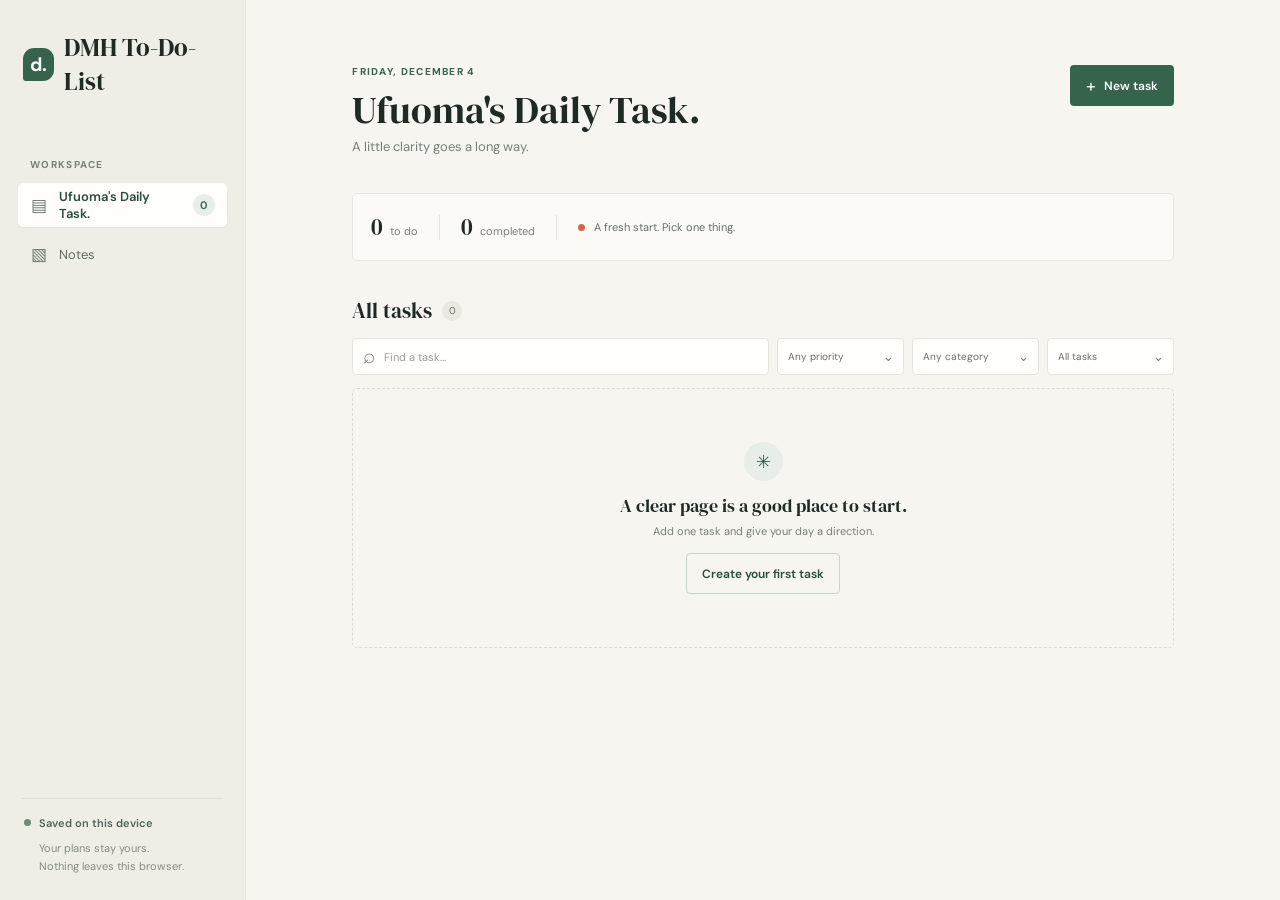
<file: index.html>
<!doctype html>
<html lang="en">
<head>
  <meta charset="utf-8">
  <meta name="viewport" content="width=device-width, initial-scale=1">
  <meta name="theme-color" content="#f6f5f0">
  <title>Ufuoma's Daily Task. - DMH To-Do-List</title>
  <link rel="stylesheet" href="styles.css">
  <script src="task-store.js" defer></script>
  <script src="app.js" defer></script>
</head>
<body>
  <div class="app-shell">
    <aside class="sidebar" aria-label="Main navigation">
      <a class="wordmark" href="#tasks" aria-label="DMH To-Do-List home"><span class="wordmark-mark">d.</span><span>DMH To-Do-List</span></a>
      <div class="nav-label">Workspace</div>
      <nav class="primary-nav">
        <button class="nav-item is-active" type="button" data-view="tasks"><span class="nav-icon" aria-hidden="true">▤</span>Ufuoma's Daily Task.<span class="nav-count" id="nav-task-count">0</span></button>
        <button class="nav-item" type="button" data-view="notes"><span class="nav-icon" aria-hidden="true">▧</span>Notes</button>
      </nav>
      <div class="sidebar-bottom">
        <div class="sidebar-rule"></div>
        <div class="sync-indicator"><span></span>Saved on this device</div>
        <p>Your plans stay yours.<br>Nothing leaves this browser.</p>
      </div>
    </aside>

    <main class="main-content">
      <section id="tasks-view" class="view-section" aria-labelledby="page-title">
        <header class="page-header">
          <div>
            <div class="eyebrow" id="today-label">YOUR DAY</div>
            <h1 id="page-title">Ufuoma's Daily Task.</h1>
            <p class="page-subtitle">A little clarity goes a long way.</p>
          </div>
          <button class="button button-primary" type="button" id="new-task-button"><span aria-hidden="true">+</span> New task</button>
        </header>

        <section class="summary-strip" aria-label="Task summary">
          <div class="summary-item"><span class="summary-number" id="active-count">0</span><span>to do</span></div>
          <div class="summary-divider"></div>
          <div class="summary-item"><span class="summary-number" id="completed-count">0</span><span>completed</span></div>
          <div class="summary-divider"></div>
          <div class="summary-item summary-focus"><span class="focus-dot"></span><span id="focus-copy">A fresh start. Pick one thing.</span></div>
        </section>

        <div class="list-heading">
          <div><h2>All tasks</h2><span class="list-total" id="visible-count">0</span></div>
          <button class="text-button" id="clear-filters" type="button" hidden>Clear filters</button>
        </div>
        <div class="filter-bar" role="search">
          <label class="search-field"><span aria-hidden="true">⌕</span><input id="task-search" type="search" placeholder="Find a task..." aria-label="Search tasks"></label>
          <label class="select-wrap"><span class="sr-only">Filter by priority</span><select id="priority-filter"><option value="">Any priority</option><option value="high">High priority</option><option value="medium">Medium priority</option><option value="low">Low priority</option></select></label>
          <label class="select-wrap"><span class="sr-only">Filter by category</span><select id="category-filter"><option value="">Any category</option></select></label>
          <label class="select-wrap"><span class="sr-only">Filter by status</span><select id="status-filter"><option value="all">All tasks</option><option value="active">To do</option><option value="completed">Completed</option></select></label>
        </div>
        <div class="task-list" id="task-list" aria-live="polite"></div>
      </section>

      <section id="notes-view" class="view-section" aria-labelledby="notes-page-title" hidden>
        <header class="page-header">
          <div>
            <div class="eyebrow">THOUGHTS & DETAILS</div>
            <h1 id="notes-page-title">Notes</h1>
            <p class="page-subtitle">Keep the context close to the work.</p>
          </div>
          <button class="button button-primary" type="button" id="new-note-button"><span aria-hidden="true">+</span> New note</button>
        </header>
        <div class="notes-toolbar"><span id="notes-count">0 notes</span><span>Notes can stand alone or belong to a task.</span></div>
        <div class="notes-grid" id="notes-list" aria-live="polite"></div>
      </section>
    </main>
  </div>

  <dialog class="editor-dialog" id="task-dialog" aria-labelledby="task-dialog-title">
    <form id="task-form" class="editor-form">
      <div class="dialog-topline"><span class="eyebrow">MAKE IT HAPPEN</span><button class="icon-button" type="button" data-close="task-dialog" aria-label="Close dialog">×</button></div>
      <h2 id="task-dialog-title">New task</h2>
      <input type="hidden" id="task-id">
      <label class="field-label" for="task-title">Task name</label>
      <input class="text-input" id="task-title" name="title" maxlength="120" placeholder="What needs doing?" required>
      <label class="field-label" for="task-description">Details <span>optional</span></label>
      <textarea class="text-input textarea" id="task-description" name="description" rows="3" maxlength="500" placeholder="Add a little context..."></textarea>
      <div class="field-row">
        <div><label class="field-label" for="task-category">Category</label><input class="text-input" id="task-category" name="category" maxlength="32" value="Personal" required></div>
        <div><label class="field-label" for="task-priority">Priority</label><select class="text-input" id="task-priority" name="priority"><option value="medium">Medium</option><option value="high">High</option><option value="low">Low</option></select></div>
      </div>
      <label class="field-label" for="task-due-date">Due date <span>optional</span></label>
      <input class="text-input date-input" id="task-due-date" name="dueDate" type="date">
      <div class="dialog-actions"><button class="button button-quiet" type="button" data-close="task-dialog">Cancel</button><button class="button button-primary" type="submit" id="save-task-button">Add task</button></div>
    </form>
  </dialog>

  <dialog class="editor-dialog" id="note-dialog" aria-labelledby="note-dialog-title">
    <form id="note-form" class="editor-form">
      <div class="dialog-topline"><span class="eyebrow">KEEP A THOUGHT</span><button class="icon-button" type="button" data-close="note-dialog" aria-label="Close dialog">×</button></div>
      <h2 id="note-dialog-title">New note</h2>
      <input type="hidden" id="note-id">
      <label class="field-label" for="note-title">Title</label>
      <input class="text-input" id="note-title" name="title" maxlength="100" placeholder="Give this note a name" required>
      <label class="field-label" for="note-content">Note</label>
      <textarea class="text-input textarea note-content-input" id="note-content" name="content" rows="7" maxlength="3000" placeholder="Capture the details while they're fresh..." required></textarea>
      <label class="field-label" for="note-task">Related task <span>optional</span></label>
      <select class="text-input" id="note-task"><option value="">Standalone note</option></select>
      <div class="dialog-actions"><button class="button button-quiet" type="button" data-close="note-dialog">Cancel</button><button class="button button-primary" type="submit" id="save-note-button">Save note</button></div>
    </form>
  </dialog>

  <div class="toast" id="toast" role="status" aria-live="polite"></div>
</body>
</html>
</file>
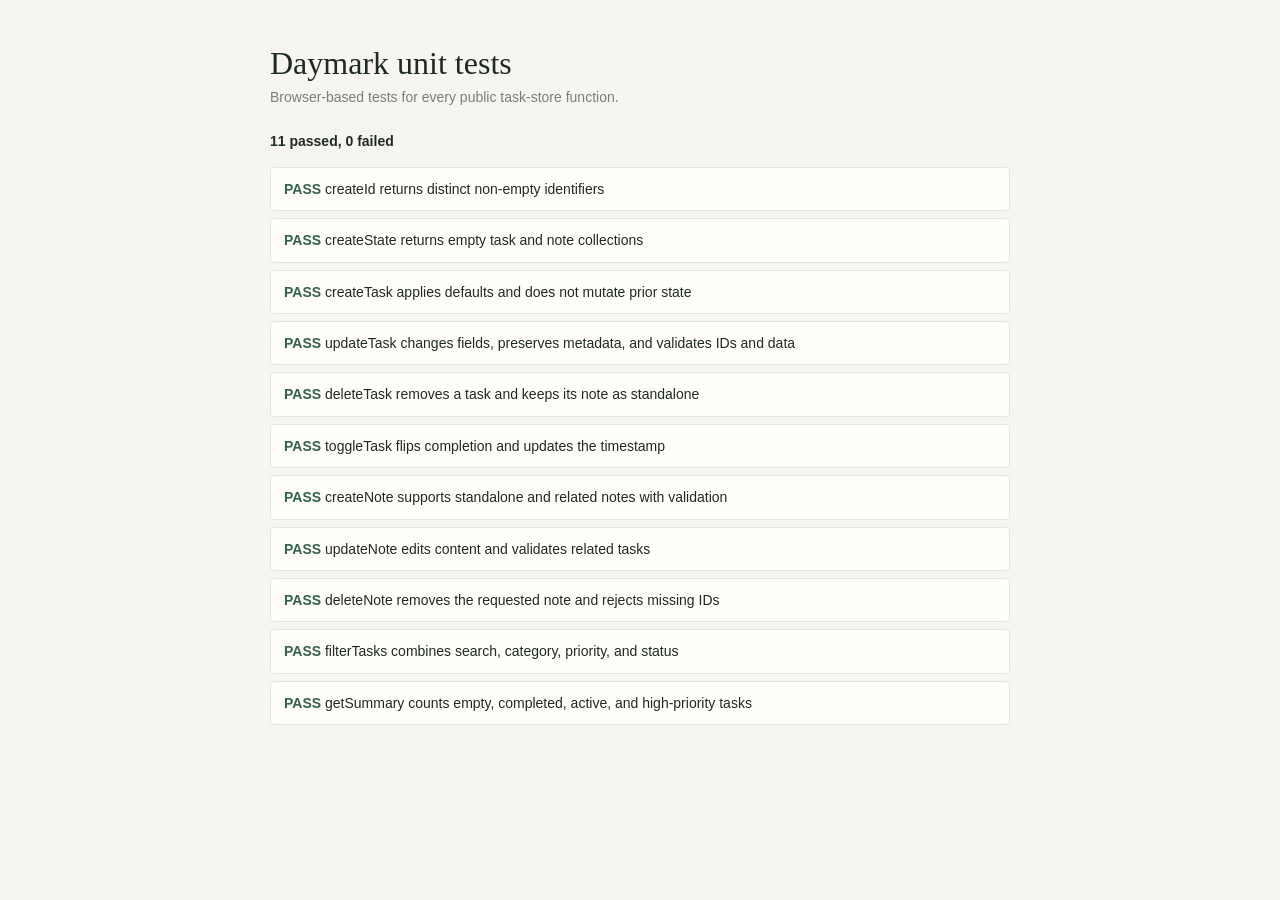
<file: tests.html>
<!doctype html>
<html lang="en">
<head>
  <meta charset="utf-8">
  <meta name="viewport" content="width=device-width, initial-scale=1">
  <title>Daymark unit tests</title>
  <style>
    * { box-sizing: border-box; }
    body { max-width: 780px; margin: 45px auto; padding: 0 20px; background: #f6f5f0; color: #202a25; font: 14px/1.6 'Segoe UI', sans-serif; }
    h1 { margin-bottom: 4px; font: 32px Georgia, serif; }
    p { margin-top: 0; color: #778079; }
    #summary { margin: 22px 0 12px; font-weight: 700; }
    #results { padding: 0; list-style: none; }
    li { margin: 7px 0; padding: 10px 13px; border: 1px solid #e4e5dc; border-radius: 4px; background: #fffefa; }
    li.pass::before { color: #35634c; content: 'PASS  '; font-weight: 700; }
    li.fail { border-color: #d06b54; }
    li.fail::before { color: #b44f3e; content: 'FAIL  '; font-weight: 700; }
    #summary.failed { color: #b44f3e; }
  </style>
  <script src="task-store.js" defer></script>
  <script src="tests.js" defer></script>
</head>
<body>
  <h1>Daymark unit tests</h1>
  <p>Browser-based tests for every public task-store function.</p>
  <div id="summary" role="status" aria-live="polite">Running tests...</div>
  <ul id="results"></ul>
</body>
</html>
</file>
<file: styles.css>
@import url('https://fonts.googleapis.com/css2?family=DM+Sans:wght@400;500;600;700&family=DM+Serif+Display&display=swap');

:root {
  color-scheme: light;
  --paper: #f6f5f0;
  --white: #fffefa;
  --ink: #202a25;
  --muted: #778079;
  --line: #e6e5dd;
  --green: #35634c;
  --green-dark: #284d3b;
  --green-pale: #e7eee7;
  --coral: #cf684e;
  --coral-pale: #f5e6df;
  --amber: #b47b32;
  --amber-pale: #f5eddb;
  --shadow: 0 18px 60px rgb(32 42 37 / 13%);
  font-family: 'DM Sans', 'Segoe UI', sans-serif;
  font-synthesis: none;
  text-rendering: optimizeLegibility;
}

* { box-sizing: border-box; }
body { margin: 0; min-width: 320px; min-height: 100vh; background: var(--paper); color: var(--ink); }
button, input, textarea, select { font: inherit; }
button { color: inherit; }
button:focus-visible, input:focus-visible, select:focus-visible, textarea:focus-visible, a:focus-visible { outline: 3px solid rgb(53 99 76 / 35%); outline-offset: 2px; }
[hidden] { display: none !important; }
.app-shell { min-height: 100vh; }
.sidebar { position: fixed; inset: 0 auto 0 0; z-index: 2; display: flex; width: 246px; flex-direction: column; padding: 30px 18px 24px; border-right: 1px solid var(--line); background: #eeeee7; }
.wordmark { display: flex; align-items: center; gap: 10px; width: fit-content; margin: 0 0 60px 5px; color: var(--ink); font-family: 'DM Serif Display', Georgia, serif; font-size: 25px; text-decoration: none; }
.wordmark-mark { display: grid; width: 33px; height: 33px; place-items: center; border-radius: 11px 11px 11px 3px; background: var(--green); color: white; font-family: 'DM Sans', sans-serif; font-size: 19px; font-weight: 700; }
.nav-label, .eyebrow { color: var(--muted); font-size: 10px; font-weight: 700; letter-spacing: 1.3px; }
.nav-label { margin: 0 0 12px 12px; text-transform: uppercase; }
.primary-nav { display: grid; gap: 5px; }
.nav-item { display: flex; min-height: 44px; align-items: center; gap: 11px; padding: 0 12px; border: 0; border-radius: 5px; background: transparent; color: #616b63; cursor: pointer; font-size: 13px; text-align: left; }
.nav-item:hover { background: rgb(255 255 255 / 60%); color: var(--ink); }
.nav-item.is-active { background: #fffefa; color: var(--green-dark); font-weight: 600; box-shadow: 0 1px 2px rgb(32 42 37 / 5%); }
.nav-icon { width: 18px; color: #6c786f; font-size: 17px; text-align: center; }
.nav-count { display: grid; min-width: 22px; height: 22px; place-items: center; margin-left: auto; border-radius: 50%; background: var(--green-pale); color: var(--green); font-size: 11px; }
.sidebar-bottom { margin-top: auto; }
.sidebar-rule { height: 1px; margin: 0 4px 17px; background: #dcddd5; }
.sync-indicator { display: flex; align-items: center; gap: 8px; padding: 0 6px; color: #526157; font-size: 11px; font-weight: 600; }
.sync-indicator span, .focus-dot, .link-dot { width: 7px; height: 7px; flex: 0 0 7px; border-radius: 50%; background: #659273; }
.sidebar-bottom p { margin: 9px 0 0 21px; color: #858b83; font-size: 11px; line-height: 1.7; }
.main-content { width: min(100% - 246px, 1110px); min-height: 100vh; margin-left: 246px; padding: 65px 8.3% 80px; }
.view-section { width: 100%; max-width: 890px; margin: 0 auto; animation: arrive 280ms ease-out both; }
@keyframes arrive { from { opacity: 0; transform: translateY(7px); } to { opacity: 1; transform: translateY(0); } }
.page-header { display: flex; min-height: 99px; align-items: flex-start; justify-content: space-between; gap: 20px; }
.eyebrow { color: var(--green); }
h1, h2, h3, p { margin-top: 0; }
h1 { margin: 11px 0 5px; font-family: 'DM Serif Display', Georgia, serif; font-size: 38px; font-weight: 400; line-height: 1.15; letter-spacing: 0; }
.page-subtitle { margin-bottom: 0; color: var(--muted); font-size: 13px; }
.button { display: inline-flex; min-height: 41px; align-items: center; justify-content: center; gap: 8px; padding: 0 15px; border: 1px solid transparent; border-radius: 4px; cursor: pointer; font-size: 12px; font-weight: 600; transition: background 140ms ease, transform 140ms ease; }
.button:hover { transform: translateY(-1px); }
.button-primary { background: var(--green); color: white; }
.button-primary:hover { background: var(--green-dark); }
.button-primary > span { font-size: 18px; font-weight: 400; line-height: 0; }
.button-outline { border-color: #c9d4c9; background: transparent; color: var(--green-dark); }
.button-outline:hover { background: var(--green-pale); }
.button-quiet { border-color: var(--line); background: white; color: #68716a; }
.summary-strip { display: flex; min-height: 68px; align-items: center; gap: 21px; margin: 29px 0 35px; padding: 0 18px; border: 1px solid #e9e8e0; border-radius: 5px; background: rgb(255 254 250 / 66%); }
.summary-item { display: flex; align-items: baseline; gap: 7px; color: var(--muted); font-size: 11px; white-space: nowrap; }
.summary-number { color: var(--ink); font-family: 'DM Serif Display', Georgia, serif; font-size: 23px; }
.summary-divider { width: 1px; height: 25px; background: var(--line); }
.summary-focus { align-items: center; gap: 9px; overflow: hidden; color: #617067; }
.focus-dot { background: var(--coral); }
.list-heading { display: flex; align-items: center; justify-content: space-between; margin-bottom: 13px; }
.list-heading > div { display: flex; align-items: center; gap: 10px; }
.list-heading h2 { margin: 0; font-family: 'DM Serif Display', Georgia, serif; font-size: 21px; font-weight: 400; }
.list-total { display: grid; min-width: 20px; height: 20px; place-items: center; border-radius: 50%; background: #e9e9e2; color: #68716a; font-size: 10px; }
.text-button { padding: 5px 0; border: 0; background: transparent; color: var(--green); cursor: pointer; font-size: 11px; font-weight: 600; }
.filter-bar { display: flex; flex-wrap: wrap; gap: 8px; margin-bottom: 13px; }
.search-field, .select-wrap { display: flex; min-height: 37px; align-items: center; border: 1px solid #e6e5dd; border-radius: 4px; background: var(--white); }
.search-field { flex: 1 1 180px; gap: 8px; padding: 0 10px; color: #81887f; }
.search-field > span { font-family: Georgia, serif; font-size: 21px; line-height: 1; }
.search-field input { width: 100%; min-width: 0; padding: 0; border: 0; outline: 0; background: transparent; color: var(--ink); font-size: 11px; }
.search-field input::placeholder { color: #989d95; }
.select-wrap { position: relative; min-width: 127px; }
.select-wrap select { width: 100%; height: 35px; padding: 0 25px 0 10px; appearance: none; border: 0; outline: 0; background: transparent; color: #667067; cursor: pointer; font-size: 10px; }
.select-wrap::after { position: absolute; right: 9px; color: #798279; content: '⌄'; font-size: 13px; pointer-events: none; }
.task-list { display: grid; gap: 8px; }
.task-row { display: flex; min-height: 91px; align-items: flex-start; gap: 13px; padding: 17px 15px 14px; border: 1px solid #e9e8e1; border-radius: 5px; background: var(--white); transition: border-color 150ms ease, transform 150ms ease; }
.task-row:hover { transform: translateY(-1px); border-color: #cfd8cf; }
.task-check { display: grid; width: 19px; height: 19px; flex: 0 0 19px; place-items: center; margin-top: 1px; padding: 0; border: 1.5px solid #b7c0b7; border-radius: 50%; background: transparent; color: white; cursor: pointer; font-size: 11px; }
.task-check:hover { border-color: var(--green); }
.task-check.is-checked { border-color: var(--green); background: var(--green); }
.task-copy { min-width: 0; flex: 1; }
.task-title-line { display: flex; flex-wrap: wrap; align-items: center; gap: 8px; }
.task-title-line h3 { margin: 0; font-size: 13px; font-weight: 600; line-height: 1.5; overflow-wrap: anywhere; }
.task-date { color: #858b83; font-size: 10px; }
.task-copy > p { margin: 4px 0 8px; color: #778079; font-size: 11px; line-height: 1.5; white-space: pre-wrap; overflow-wrap: anywhere; }
.task-meta { display: flex; flex-wrap: wrap; align-items: center; gap: 7px; margin-top: 8px; }
.category-label { padding: 3px 7px; border-radius: 3px; background: #edf0e8; color: #667461; font-size: 9px; }
.priority-label { display: inline-flex; align-items: center; gap: 5px; color: #81877e; font-size: 9px; text-transform: capitalize; }
.priority-label > span { width: 6px; height: 6px; border-radius: 50%; background: #a4aa9d; }
.priority-high { color: #b65d49; }.priority-high > span { background: #d06b54; }
.priority-medium { color: #a17639; }.priority-medium > span { background: #c3924f; }
.priority-low { color: #63806a; }.priority-low > span { background: #7e9d83; }
.task-actions, .note-actions { display: flex; gap: 12px; opacity: .72; }
.task-actions { padding-top: 1px; }
.task-actions button, .note-actions button { padding: 2px 0; border: 0; background: transparent; color: #748077; cursor: pointer; font-size: 10px; }
.task-actions button:hover, .note-actions button:hover { color: var(--green-dark); text-decoration: underline; }
.task-actions button:last-child:hover, .note-actions button:last-child:hover { color: #b44f3e; }
.is-complete .task-title-line h3 { color: #899087; text-decoration: line-through; text-decoration-color: #aab1a7; }
.is-complete .task-copy > p { color: #9a9e97; }
.empty-state { display: flex; min-height: 260px; flex-direction: column; align-items: center; justify-content: center; padding: 30px 15px; border: 1px dashed #d8dcd3; border-radius: 5px; text-align: center; }
.empty-mark { display: grid; width: 39px; height: 39px; place-items: center; margin-bottom: 12px; border-radius: 50%; background: var(--green-pale); color: var(--green); font-size: 18px; }
.empty-state h3 { margin: 0 0 6px; font-family: 'DM Serif Display', Georgia, serif; font-size: 18px; font-weight: 400; }
.empty-state p { margin: 0 0 15px; color: var(--muted); font-size: 11px; }
.compact-empty { min-height: 145px; }.compact-empty h3 { font-size: 17px; }
.notes-toolbar { display: flex; justify-content: space-between; gap: 10px; margin: 37px 0 13px; color: #879087; font-size: 10px; }
.notes-toolbar span:first-child { color: #59675d; font-weight: 600; }
.notes-grid { display: grid; grid-template-columns: repeat(2, minmax(0, 1fr)); gap: 11px; }
.notes-grid > .empty-state { grid-column: 1 / -1; }
.note-card { min-width: 0; min-height: 182px; padding: 15px 16px 13px; border: 1px solid #e8e7df; border-radius: 5px; background: var(--white); }
.note-card-top { display: flex; align-items: center; justify-content: space-between; gap: 9px; }
.note-date { color: #858b83; font-size: 9px; }
.note-card h3 { margin: 17px 0 7px; font-family: 'DM Serif Display', Georgia, serif; font-size: 18px; font-weight: 400; overflow-wrap: anywhere; }
.note-card > p { display: -webkit-box; overflow: hidden; margin-bottom: 15px; color: #707970; font-size: 11px; line-height: 1.65; white-space: pre-wrap; overflow-wrap: anywhere; -webkit-box-orient: vertical; -webkit-line-clamp: 4; }
.note-link { display: flex; align-items: center; gap: 6px; color: #69786c; font-size: 9px; }
.note-link .link-dot { width: 6px; height: 6px; flex-basis: 6px; }
.standalone-mark { color: #9a8060; font-size: 13px; }
.editor-dialog { width: min(470px, calc(100vw - 30px)); max-height: min(90vh, 770px); padding: 0; overflow: auto; border: 1px solid #e8e7df; border-radius: 7px; background: var(--white); color: var(--ink); box-shadow: var(--shadow); }
.editor-dialog::backdrop { background: rgb(26 35 29 / 43%); backdrop-filter: blur(2px); }
.editor-form { padding: 25px 27px 23px; }
.dialog-topline { display: flex; align-items: center; justify-content: space-between; }
.icon-button { display: grid; width: 29px; height: 29px; place-items: center; padding: 0; border: 0; border-radius: 50%; background: #f0f0e9; color: #59645b; cursor: pointer; font-size: 20px; line-height: 1; }
.editor-form h2 { margin: 11px 0 22px; font-family: 'DM Serif Display', Georgia, serif; font-size: 27px; font-weight: 400; }
.field-label { display: block; margin: 14px 0 6px; color: #556159; font-size: 10px; font-weight: 600; }
.field-label > span { margin-left: 4px; color: #969b93; font-weight: 400; }
.text-input { width: 100%; min-height: 39px; padding: 9px 10px; border: 1px solid #e0e1d9; border-radius: 4px; background: #fff; color: var(--ink); font-size: 12px; }
.text-input::placeholder { color: #a0a49c; }
.textarea { min-height: 80px; resize: vertical; line-height: 1.5; }
.note-content-input { min-height: 130px; }
.date-input { max-width: 190px; }
.field-row { display: grid; grid-template-columns: 1fr 1fr; gap: 12px; }
.field-row > div { min-width: 0; }
.dialog-actions { display: flex; justify-content: flex-end; gap: 8px; margin-top: 24px; padding-top: 16px; border-top: 1px solid var(--line); }
.toast { position: fixed; z-index: 5; right: 24px; bottom: 22px; max-width: min(360px, calc(100vw - 32px)); padding: 12px 16px; transform: translateY(10px); border: 1px solid #405e4b; border-radius: 4px; background: #294936; color: white; font-size: 12px; opacity: 0; pointer-events: none; transition: opacity 170ms ease, transform 170ms ease; }
.toast.is-visible { transform: translateY(0); opacity: 1; }
.sr-only { position: absolute; width: 1px; height: 1px; padding: 0; overflow: hidden; clip: rect(0, 0, 0, 0); white-space: nowrap; clip-path: inset(50%); }

@media (min-width: 1400px) { .main-content { padding-right: 9.5%; padding-left: 9.5%; } }
@media (max-width: 1000px) { .sidebar { width: 205px; }.main-content { width: calc(100% - 205px); margin-left: 205px; padding: 52px 6% 65px; }.filter-bar { gap: 6px; }.select-wrap { min-width: 118px; } }
@media (max-width: 720px) {
  .sidebar { position: sticky; inset: 0 0 auto; width: 100%; height: 59px; flex-direction: row; align-items: center; justify-content: space-between; padding: 0 15px; border-right: 0; border-bottom: 1px solid var(--line); }
  .wordmark { gap: 7px; margin: 0; font-size: 20px; }.wordmark-mark { width: 29px; height: 29px; font-size: 17px; }
  .nav-label, .sidebar-bottom { display: none; }.primary-nav { display: flex; gap: 4px; }.nav-item { min-height: 36px; gap: 6px; padding: 0 9px; font-size: 11px; }.nav-icon { width: auto; font-size: 14px; }.nav-count { min-width: 18px; height: 18px; font-size: 9px; }
  .main-content { width: 100%; min-height: calc(100vh - 59px); margin: 0; padding: 35px 20px 55px; }
  h1 { font-size: 33px; }.page-header { min-height: 93px; }.page-subtitle { max-width: 220px; font-size: 12px; }.page-header > .button { min-height: 37px; padding: 0 10px; font-size: 10px; }
  .summary-strip { gap: 13px; margin: 22px 0 28px; padding: 0 12px; }.summary-item { gap: 5px; font-size: 10px; }.summary-number { font-size: 20px; }.summary-focus { min-width: 0; font-size: 9px; white-space: normal; }.focus-dot { width: 6px; height: 6px; flex-basis: 6px; }
  .filter-bar { display: grid; grid-template-columns: 1fr 1fr; }.search-field { grid-column: 1 / -1; }.select-wrap { min-width: 0; }.select-wrap select { font-size: 10px; }
  .task-row { gap: 10px; padding: 14px 11px; }.task-actions { flex-direction: column; gap: 4px; }.task-actions button { font-size: 9px; }.task-title-line h3 { font-size: 12px; }
  .notes-grid { grid-template-columns: 1fr; }.notes-toolbar { margin-top: 29px; }.notes-toolbar span:last-child { max-width: 160px; text-align: right; }
}
@media (max-width: 390px) { .main-content { padding-right: 14px; padding-left: 14px; }.sidebar { padding-right: 10px; padding-left: 10px; }.nav-item { gap: 4px; padding: 0 7px; }.summary-strip { gap: 9px; padding: 0 8px; }.summary-item { font-size: 9px; }.summary-focus { gap: 5px; font-size: 8px; }.summary-divider { height: 21px; } }
@media (prefers-reduced-motion: reduce) { *, *::before, *::after { scroll-behavior: auto !important; animation-duration: .01ms !important; animation-iteration-count: 1 !important; transition-duration: .01ms !important; } }
</file>
